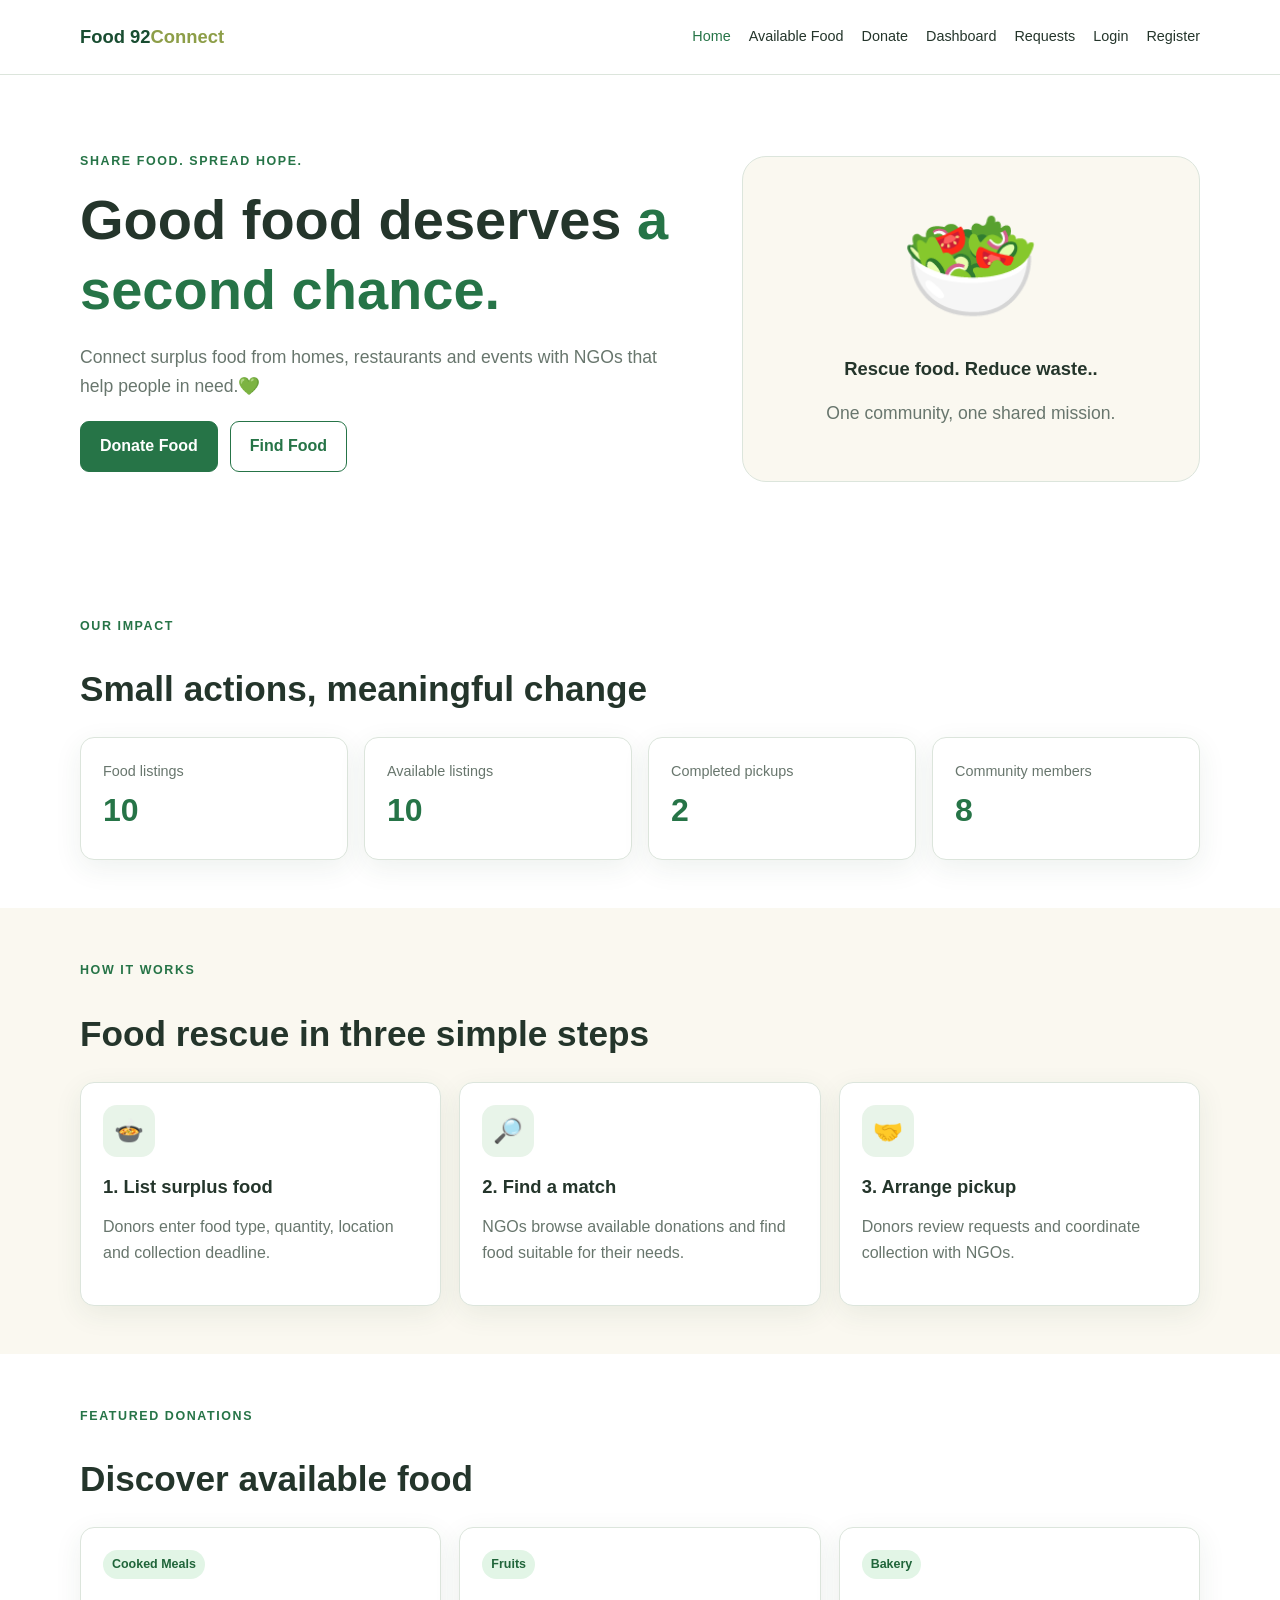
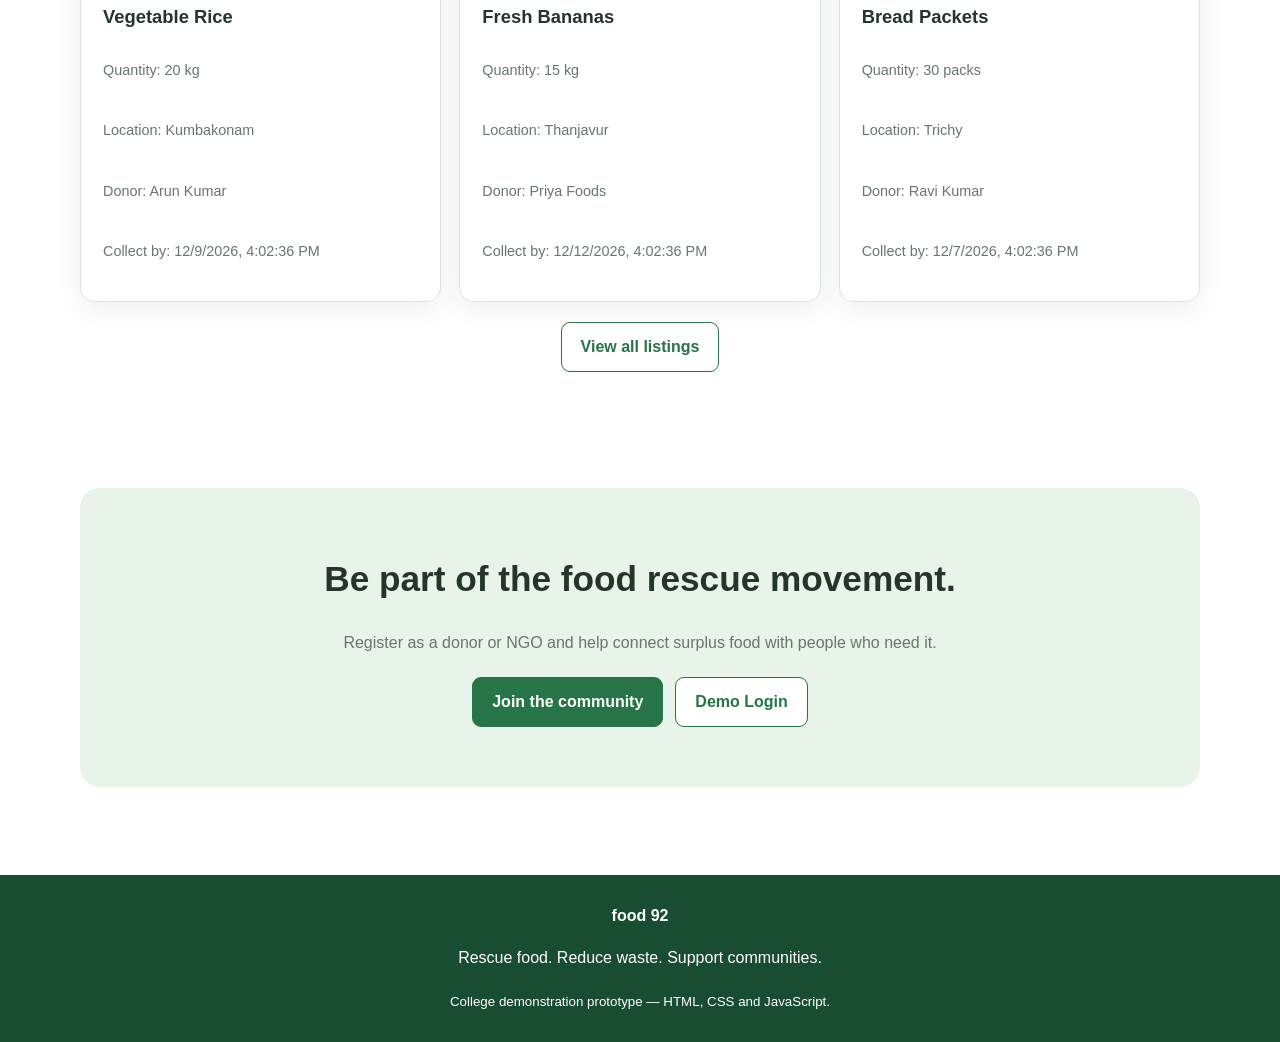
<file: index.html>
<!DOCTYPE html>
<html lang="en">
<head>
  <meta charset="UTF-8"><meta name="viewport" content="width=device-width, initial-scale=1">
  <title>food rescue connect| Home</title><link rel="stylesheet" href="css/style.css">
  <script defer src="js/storage.js"></script><script defer src="js/common.js"></script><script defer src="js/donations.js"></script>
</head>
<body>
<header id="site-header">
<div class="container nav-inner">
  <a class="brand" href="index.html">
    <strong>food9</strong>
  </a>
</div>
</header>
<main>
  <section class="hero container">
    <div><span class="eyebrow">SHARE FOOD. SPREAD HOPE.</span><h1>Good food deserves <span class="green">a second chance.</span></h1>
      <p>Connect surplus food from homes, restaurants and events with NGOs that help people in need.💚</p>
      <div class="actions"><a class="btn" href="donate.html">Donate Food</a><a class="btn btn-outline" href="food-listings.html">Find Food</a></div>
    </div>
    <div class="hero-art"><div class="food-emoji">🥗</div><h3>Rescue food. Reduce waste..</h3><p>One community, one shared mission.</p></div>
  </section>
  <section class="container section"><div class="section-heading"><span class="eyebrow">OUR IMPACT</span><h2>Small actions, meaningful change</h2></div>
    <div class="stats-grid">
      <article class="stat-card"><span>Food listings</span><strong id="home-donations">0</strong></article>
      <article class="stat-card"><span>Available listings</span><strong id="home-available">0</strong></article>
      <article class="stat-card"><span>Completed pickups</span><strong id="home-completed">0</strong></article>
      <article class="stat-card"><span>Community members</span><strong id="home-users">0</strong></article>
    </div>
  </section>
  <section class="section soft-bg"><div class="container"><div class="section-heading"><span class="eyebrow">HOW IT WORKS</span><h2>Food rescue in three simple steps</h2></div>
    <div class="card-grid three">
      <article class="card"><div class="icon-circle">🍲</div><h3>1. List surplus food</h3><p>Donors enter food type, quantity, location and collection deadline.</p></article>
      <article class="card"><div class="icon-circle">🔎</div><h3>2. Find a match</h3><p>NGOs browse available donations and find food suitable for their needs.</p></article>
      <article class="card"><div class="icon-circle">🤝</div><h3>3. Arrange pickup</h3><p>Donors review requests and coordinate collection with NGOs.</p></article>
    </div>
  </div></section>
  <section class="container section"><div class="section-heading"><span class="eyebrow">FEATURED DONATIONS</span><h2>Discover available food</h2></div>
    <div id="featured-food" class="card-grid three"></div><div class="center actions"><a class="btn btn-outline" href="food-listings.html">View all listings</a></div>
  </section>
  <section class="container section"><div class="cta"><h2>Be part of the food rescue movement.</h2><p>Register as a donor or NGO and help connect surplus food with people who need it.</p>
    <div class="actions center"><a class="btn" href="register.html">Join the community</a><a class="btn btn-outline" href="login.html">Demo Login</a></div>
  </div></section>
</main><footer id="site-footer"></footer>
</body></html>
</file>
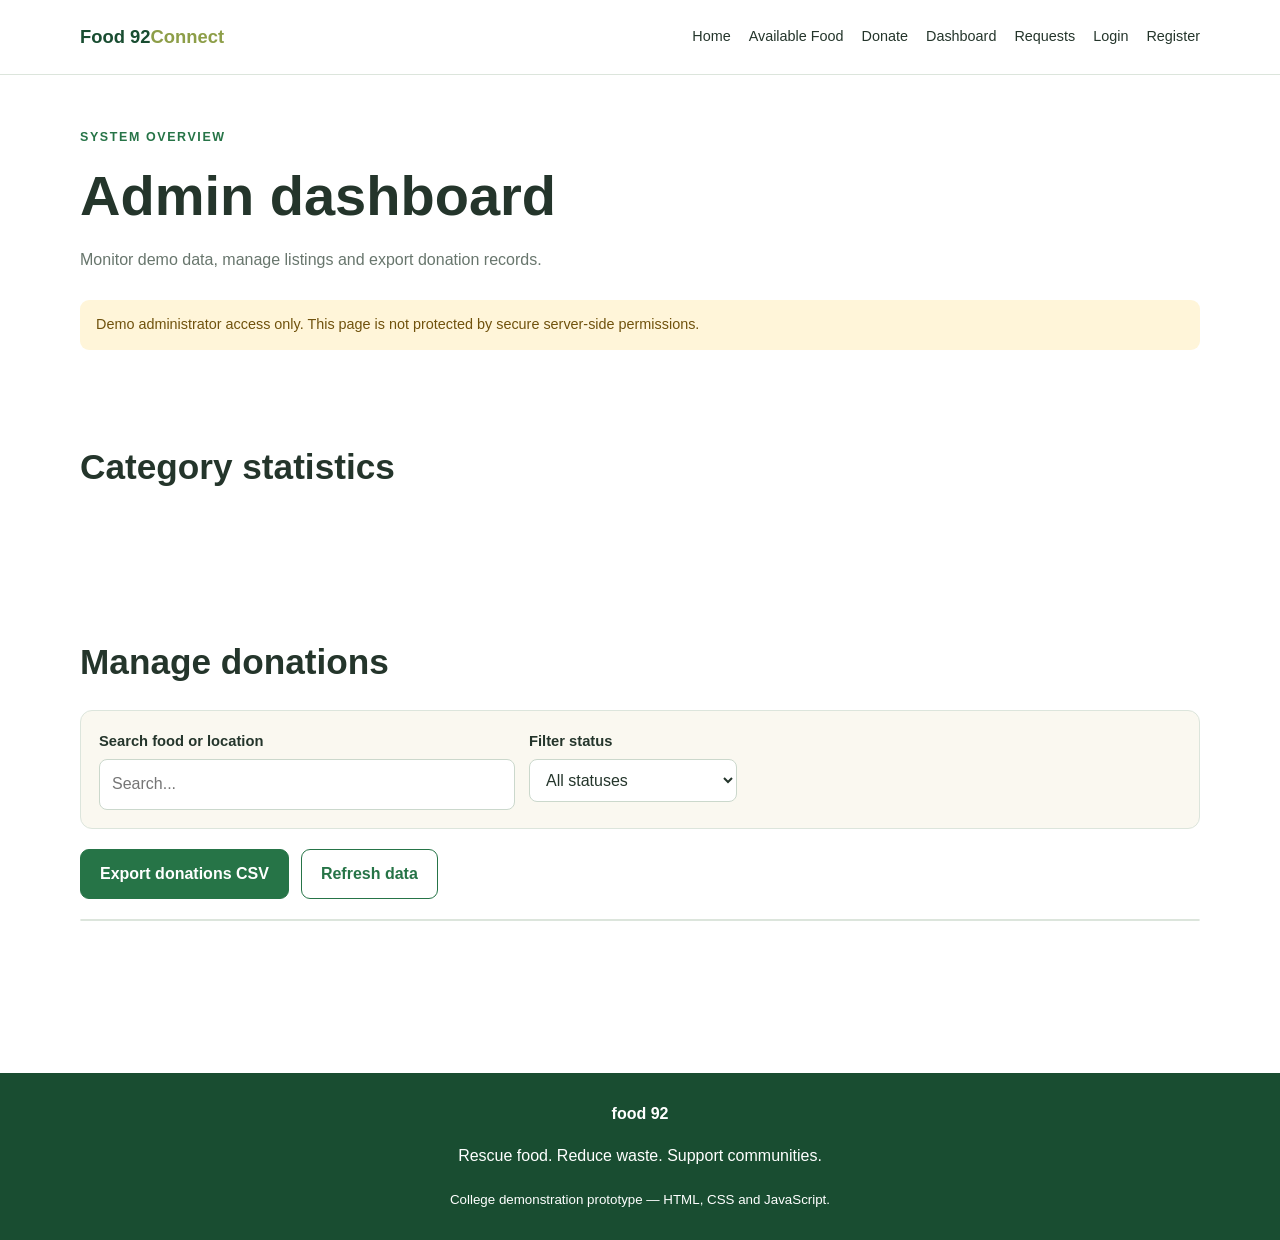
<file: admin.html>
<!DOCTYPE html>
<html lang="en"><head><meta charset="UTF-8"><meta name="viewport" content="width=device-width, initial-scale=1">
<title>Admin Dashboard | Food Rescue Connect</title><link rel="stylesheet" href="css/style.css">
<script defer src="js/storage.js"></script><script defer src="js/common.js"></script><script defer src="js/admin.js"></script></head>
<body><header id="site-header"></header><main class="container section"><div class="section-heading"><span class="eyebrow">SYSTEM OVERVIEW</span><h1>Admin dashboard</h1><p>Monitor demo data, manage listings and export donation records.</p></div>
<div class="notice">Demo administrator access only. This page is not protected by secure server-side permissions.</div>
<div id="admin-stats" class="stats-grid"></div><section class="section"><div class="section-heading"><h2>Category statistics</h2></div><div id="category-stats" class="card-grid three"></div></section>
<section class="section"><div class="section-heading"><h2>Manage donations</h2></div><div class="filters"><div><label for="admin-search">Search food or location</label><input id="admin-search" placeholder="Search..."></div><div><label for="admin-status">Filter status</label><select id="admin-status"><option value="">All statuses</option><option>Available</option><option>Requested</option><option>Reserved</option><option>Completed</option><option>Expired</option></select></div></div>
<div class="actions"><button class="btn" id="export-csv" type="button">Export donations CSV</button><button class="btn btn-outline" id="refresh-admin" type="button">Refresh data</button></div>
<div id="admin-donations" class="table-wrap"></div></section><p id="admin-message" class="form-message" role="status"></p></main><footer id="site-footer"></footer></body></html>
</file>
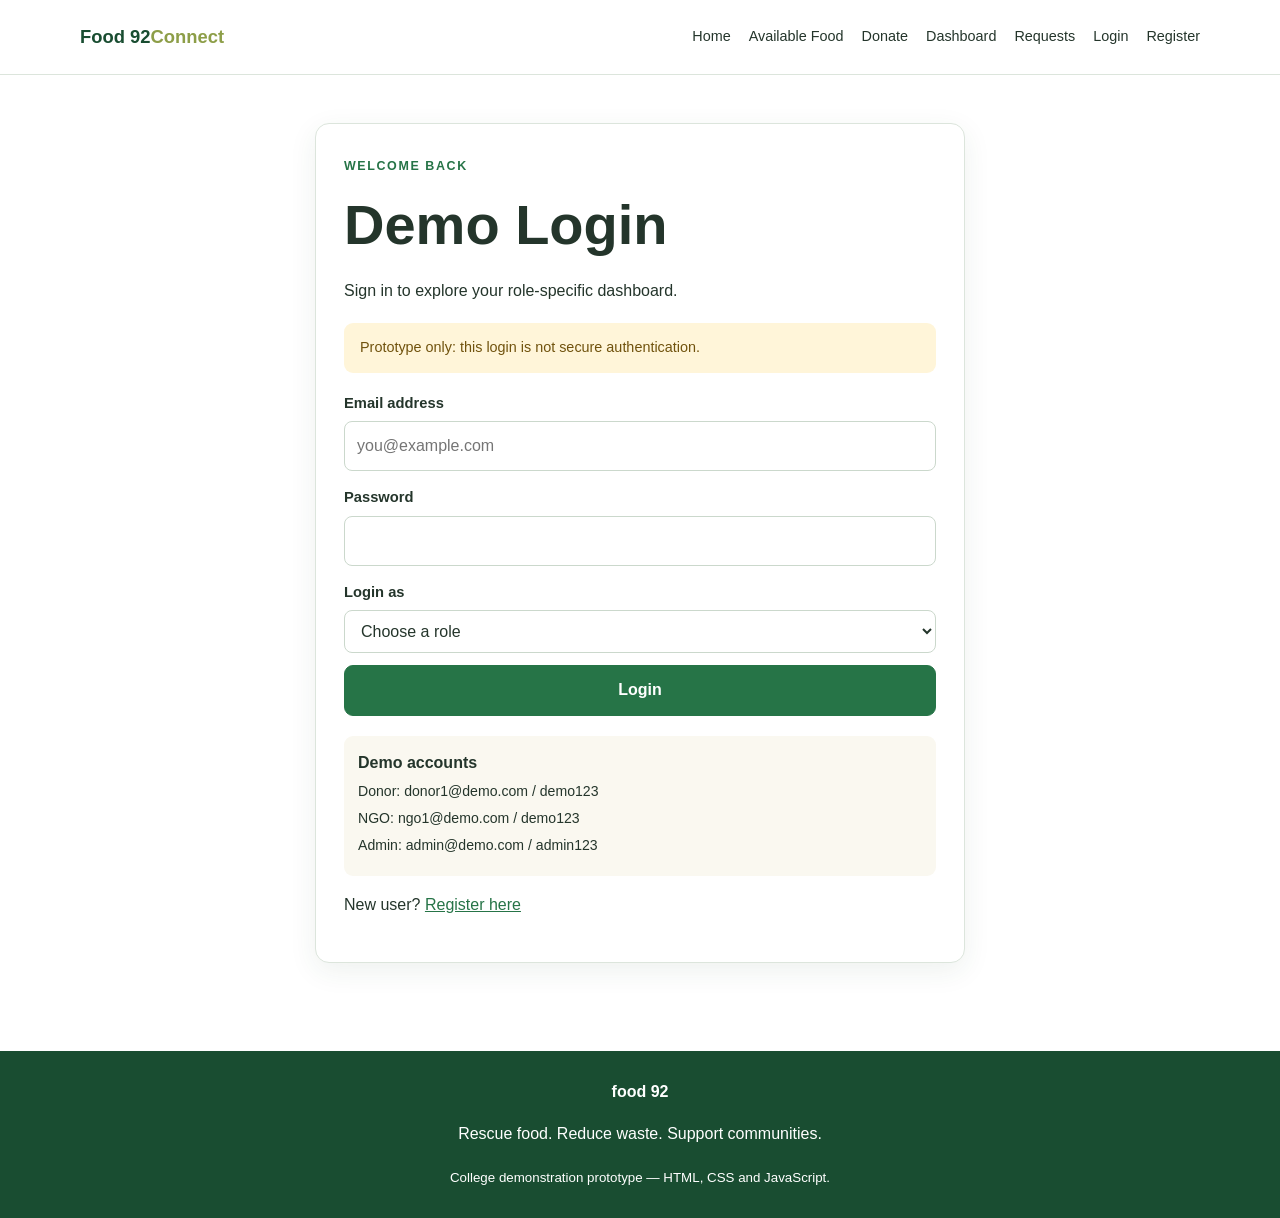
<file: dashboard.html>
<!DOCTYPE html>
<html lang="en"><head><meta charset="UTF-8"><meta name="viewport" content="width=device-width, initial-scale=1">
<title>Dashboard | Food Rescue Connect</title><link rel="stylesheet" href="css/style.css">
<script defer src="js/storage.js"></script><script defer src="js/common.js"></script><script defer src="js/dashboard.js"></script></head>
<body><header id="site-header"></header><main class="container section"><div class="section-heading"><span class="eyebrow">YOUR WORKSPACE</span><h1 id="dashboard-title">Dashboard</h1><p id="dashboard-welcome"></p></div>
<div id="dashboard-stats" class="stats-grid"></div><section class="section"><div class="section-heading"><h2>Recent activity</h2></div><div id="dashboard-activity" class="table-wrap"></div></section>
<div class="actions"><a class="btn" href="donate.html">Donate Food</a><a class="btn btn-outline" href="food-listings.html">Browse Food</a><a class="btn btn-outline" href="requests.html">Manage Requests</a></div><p id="dashboard-message" class="form-message" role="status"></p></main><footer id="site-footer"></footer></body></html>
</file>
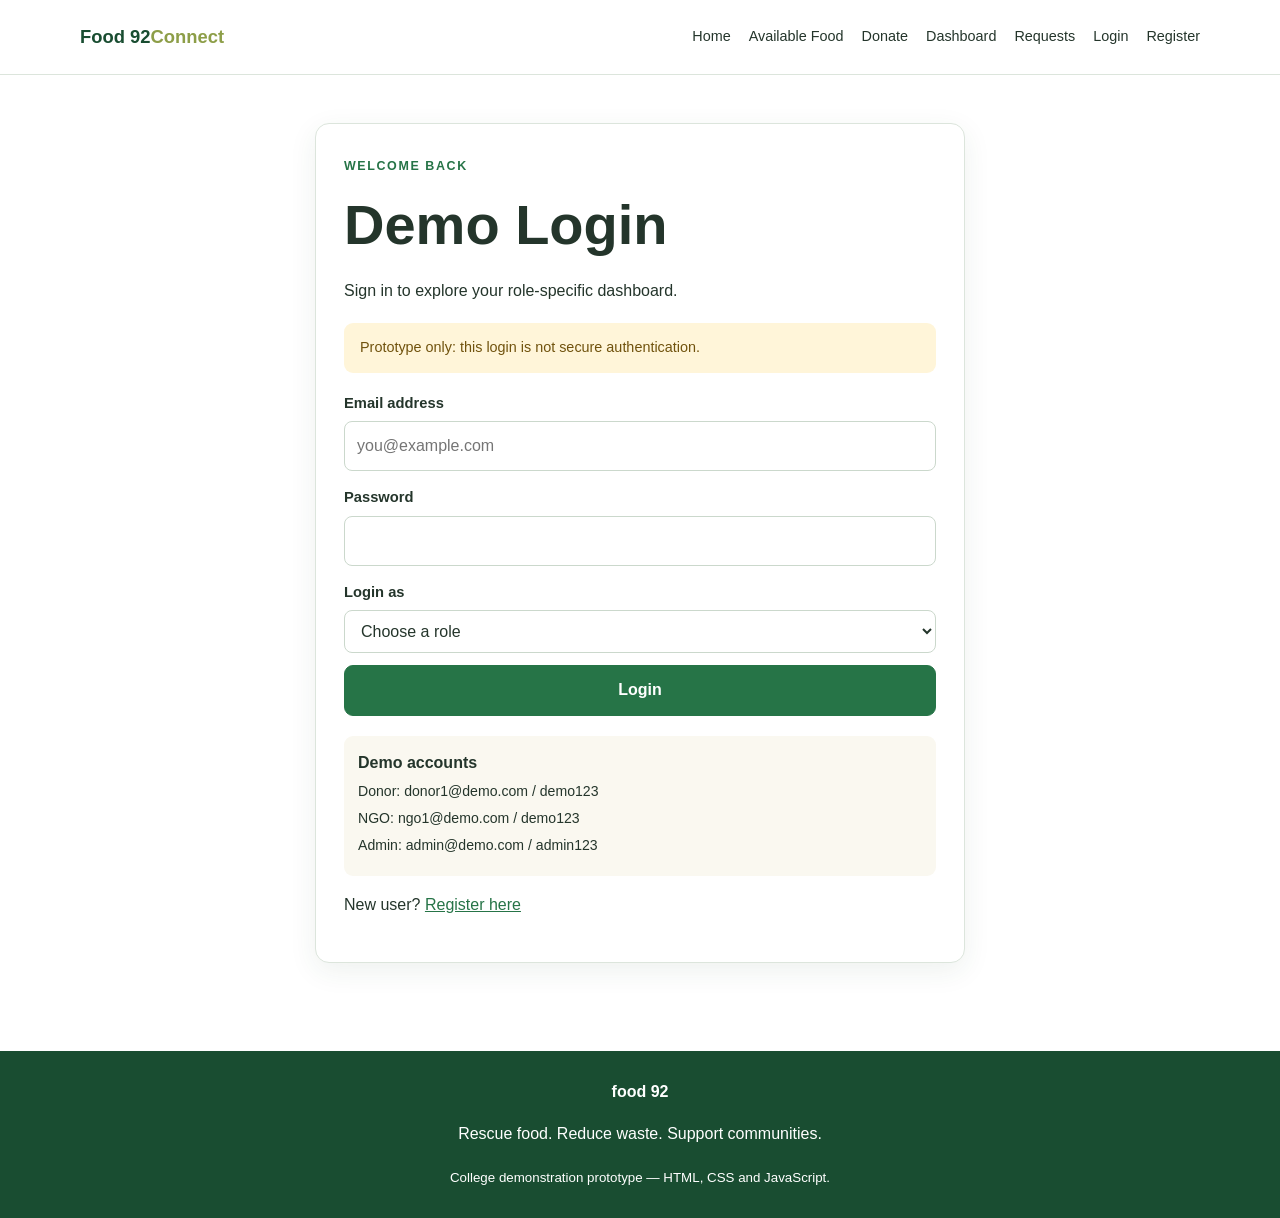
<file: donate.html>
<!DOCTYPE html>
<html lang="en"><head><meta charset="UTF-8"><meta name="viewport" content="width=device-width, initial-scale=1">
<title>Donate Food | Food Rescue Connect</title><link rel="stylesheet" href="css/style.css">
<script defer src="js/storage.js"></script><script defer src="js/common.js"></script><script defer src="js/donations.js"></script></head>
<body><header id="site-header"></header><main class="container section"><div class="section-heading"><span class="eyebrow">MAKE A DIFFERENCE</span><h1>List a food donation</h1><p>Provide accurate details so an NGO can assess and collect the food safely.</p></div>
<div class="form-card"><form id="donation-form"><div class="form-grid">
<div><label for="food-name">Food name</label><input id="food-name" required maxlength="100" placeholder="e.g. Vegetable rice"></div>
<div><label for="food-category">Category</label><select id="food-category" required><option value="">Choose category</option><option>Cooked Meals</option><option>Vegetables</option><option>Fruits</option><option>Bakery</option><option>Packaged Food</option><option>Dairy</option><option>Other</option></select></div>
<div><label for="food-quantity">Quantity</label><input id="food-quantity" type="number" min="0.1" step="0.1" required></div>
<div><label for="food-unit">Unit</label><select id="food-unit"><option value="kg">Kilograms</option><option value="meals">Meals</option><option value="packs">Packs</option><option value="boxes">Boxes</option></select></div>
<div><label for="food-prepared">Preparation date and time</label><input id="food-prepared" type="datetime-local" required></div>
<div><label for="food-deadline">Collection deadline</label><input id="food-deadline" type="datetime-local" required></div>
<div><label for="food-location">Pickup location</label><input id="food-location" required maxlength="150"></div>
<div><label for="food-donor">Donor name</label><input id="food-donor" required maxlength="80"></div>
<div><label for="food-storage">Storage instructions</label><input id="food-storage" required maxlength="200" placeholder="e.g. Keep refrigerated"></div>
<div><label for="food-packaging">Packaging information</label><input id="food-packaging" required maxlength="200" placeholder="e.g. Sealed containers"></div>
</div><label for="food-image">Optional food image preview (not uploaded)</label><input id="food-image" type="file" accept="image/*">
<img id="food-preview" class="image-preview hidden" alt="Selected food preview"><p class="muted">Image is previewed only and is not saved to a server.</p>
<button class="btn" type="submit">Publish Donation</button><p id="donation-message" class="form-message" role="status"></p></form></div></main><footer id="site-footer"></footer></body></html>
</file>
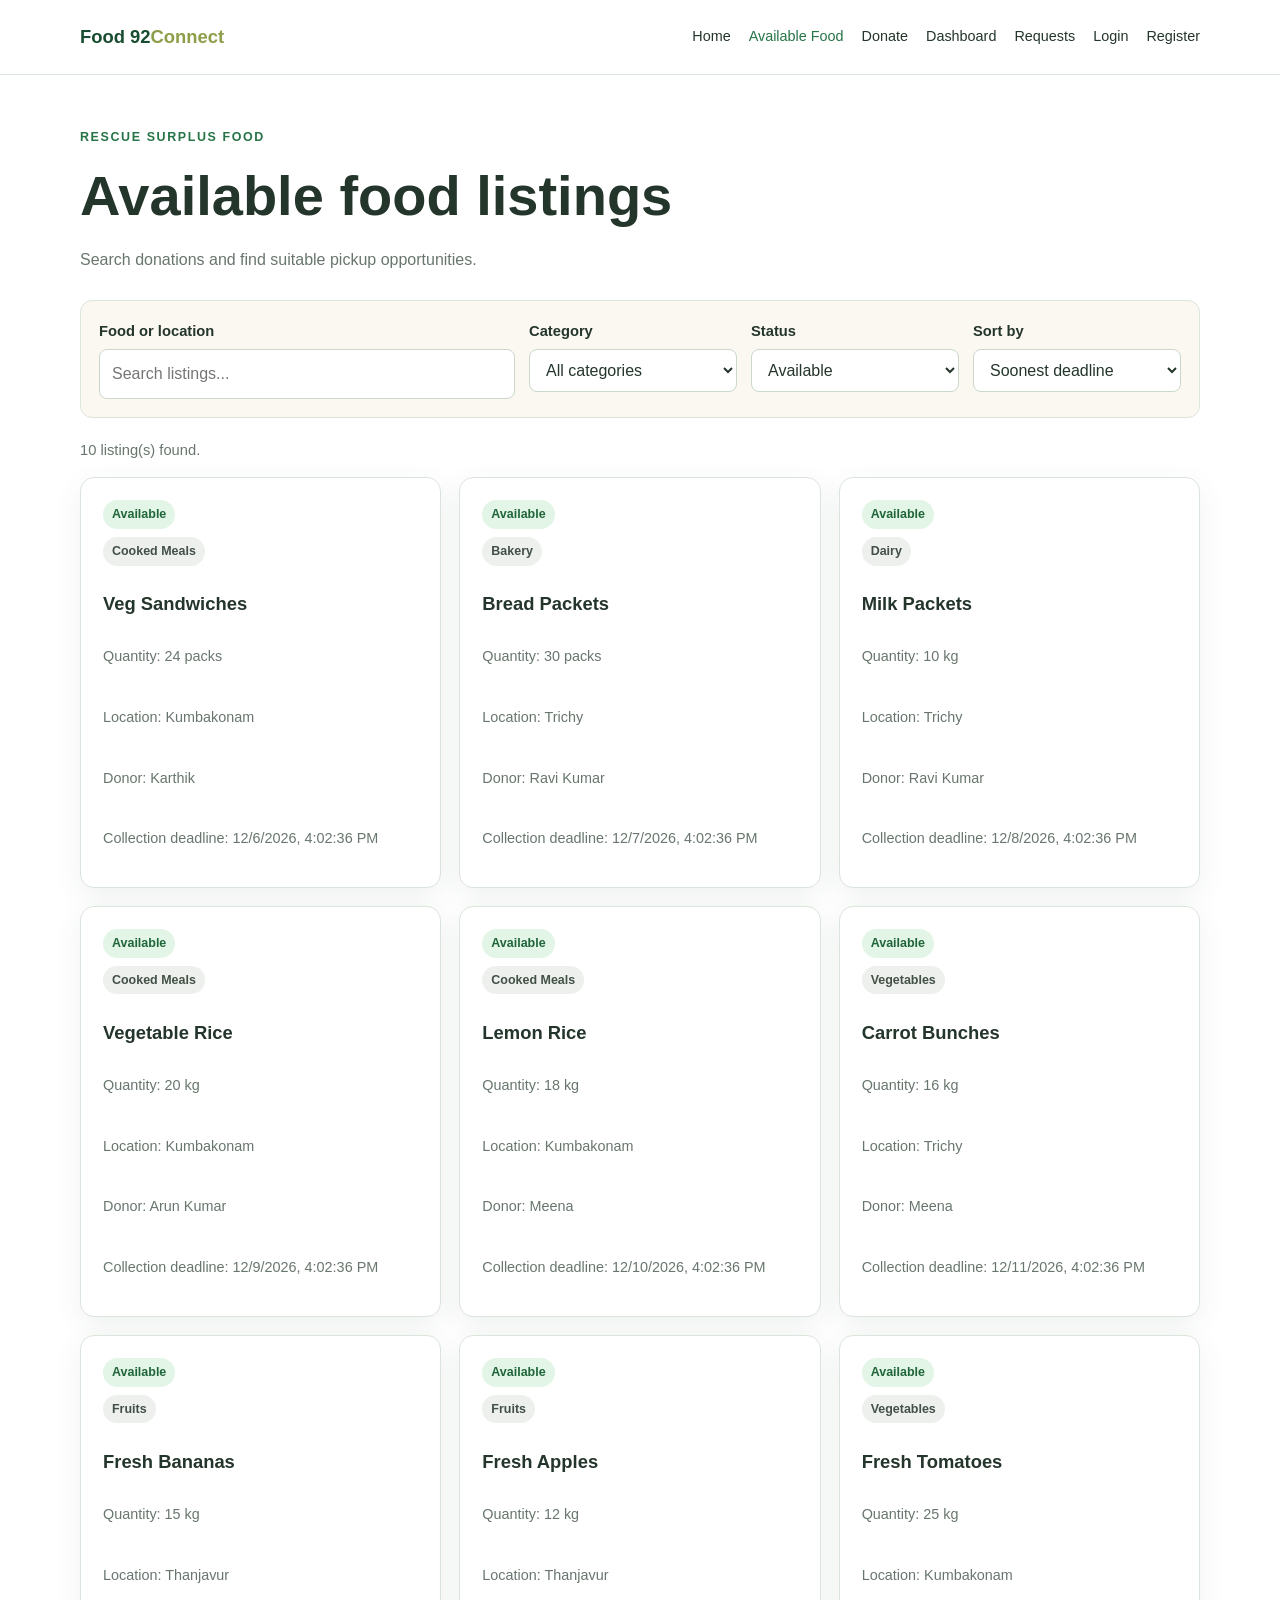
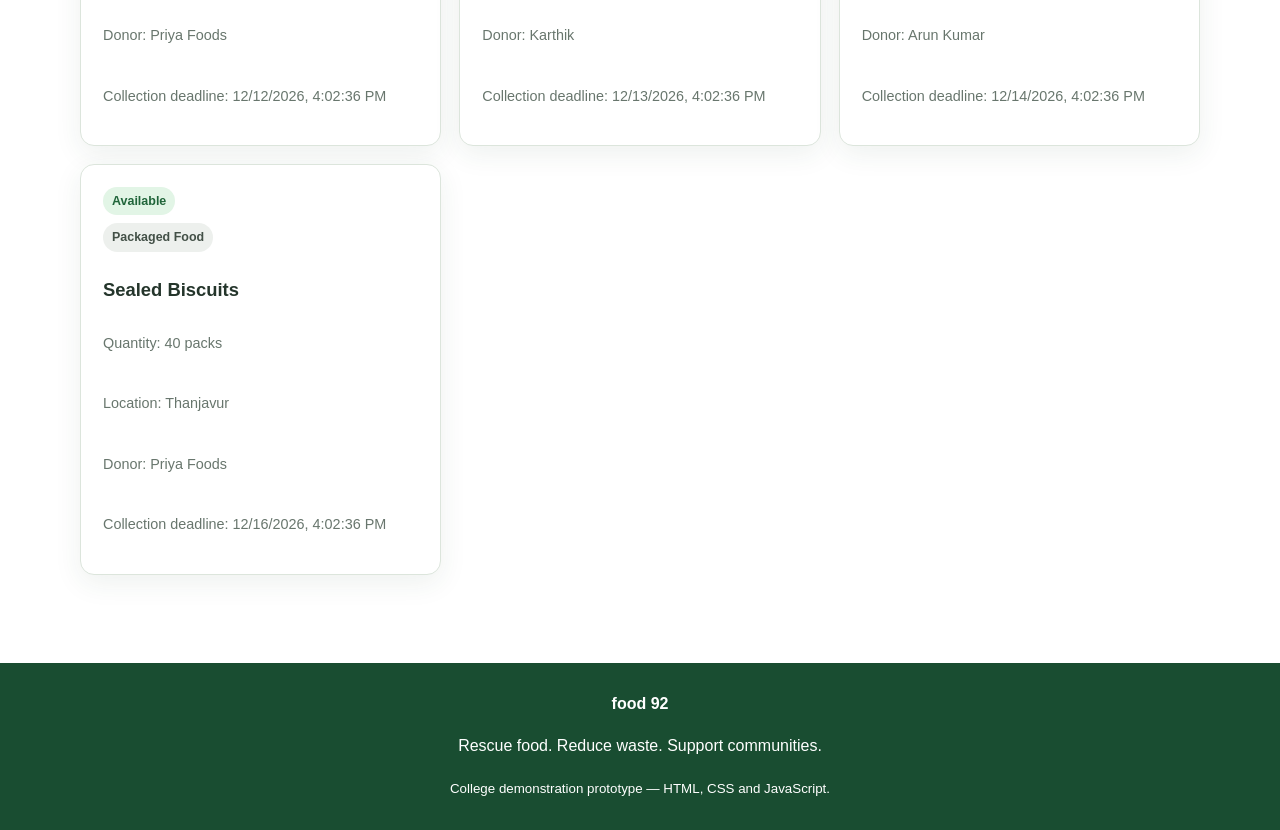
<file: food-listings.html>
<!DOCTYPE html>
<html lang="en"><head><meta charset="UTF-8"><meta name="viewport" content="width=device-width, initial-scale=1">
<title>Available Food | Food Rescue Connect</title><link rel="stylesheet" href="css/style.css">
<script defer src="js/storage.js"></script><script defer src="js/common.js"></script><script defer src="js/requests.js"></script><script defer src="js/matching.js"></script></head>
<body><header id="site-header"></header><main class="container section"><div class="section-heading"><span class="eyebrow">RESCUE SURPLUS FOOD</span><h1>Available food listings</h1><p>Search donations and find suitable pickup opportunities.</p></div>
<div class="filters"><div><label for="search-food">Food or location</label><input id="search-food" placeholder="Search listings..."></div>
<div><label for="filter-category">Category</label><select id="filter-category"><option value="">All categories</option><option>Cooked Meals</option><option>Vegetables</option><option>Fruits</option><option>Bakery</option><option>Packaged Food</option><option>Dairy</option><option>Other</option></select></div>
<div><label for="filter-status">Status</label><select id="filter-status"><option value="Available">Available</option><option value="">All statuses</option><option>Requested</option><option>Reserved</option><option>Completed</option><option>Expired</option></select></div>
<div><label for="sort-deadline">Sort by</label><select id="sort-deadline"><option value="asc">Soonest deadline</option><option value="desc">Latest deadline</option></select></div></div>
<p id="listing-summary" class="muted"></p><div id="food-list" class="card-grid three"></div><p id="listing-empty" class="empty-state hidden">No listings match your search. Try another keyword or filter.</p></main><footer id="site-footer"></footer></body></html>
</file>
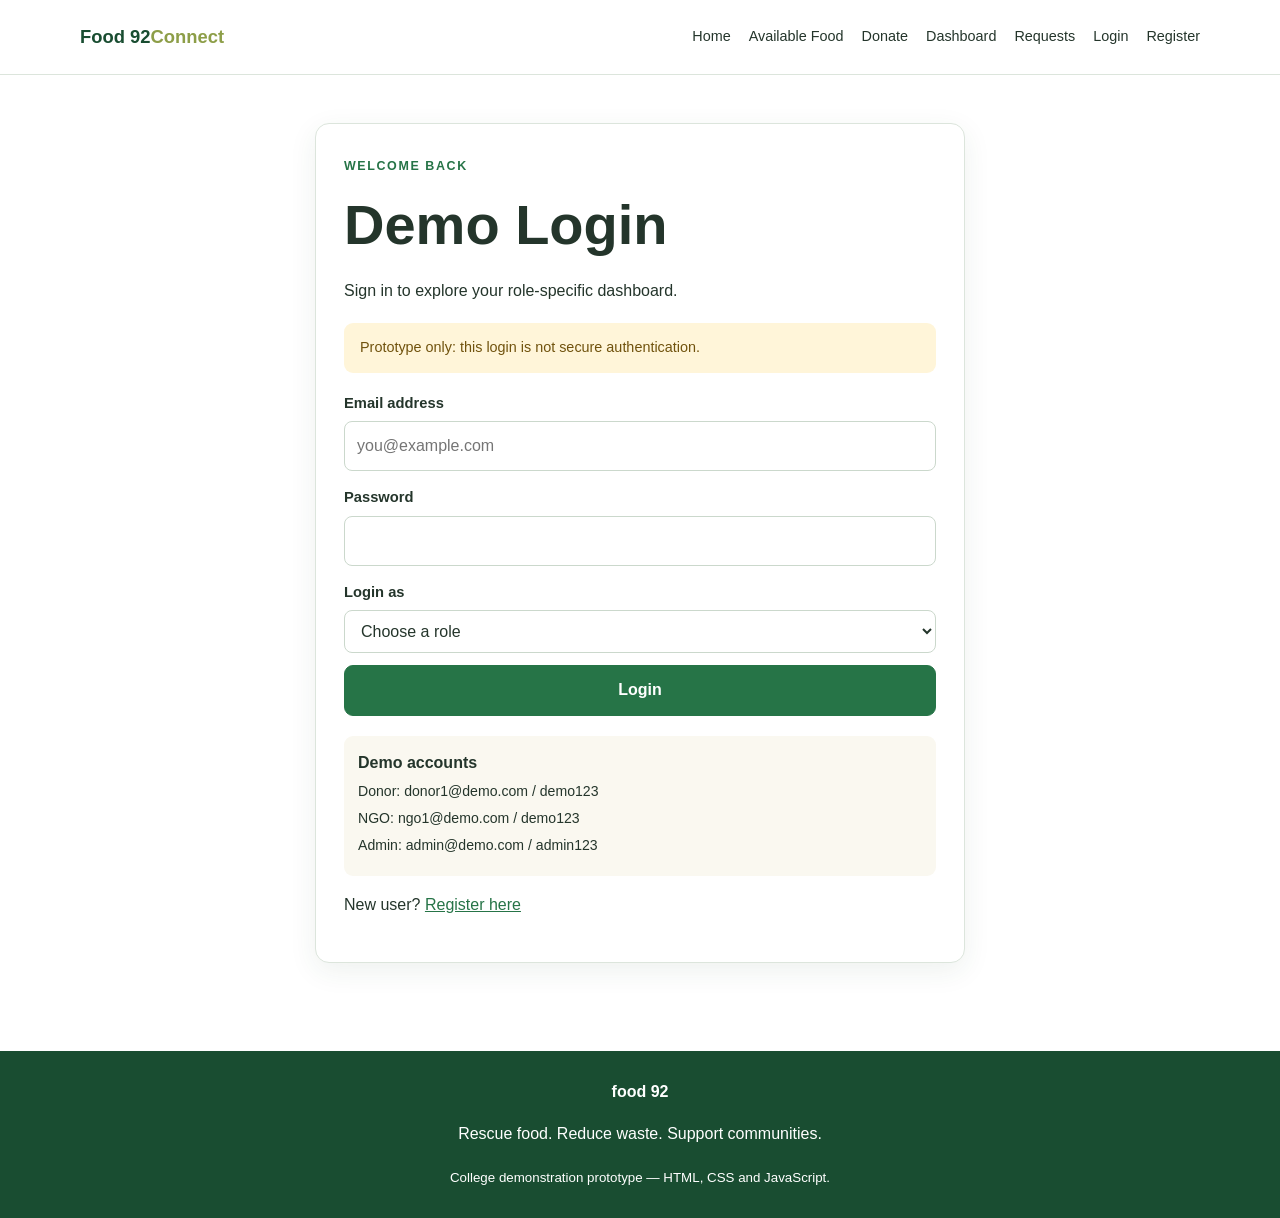
<file: login.html>
<!DOCTYPE html>
<html lang="en"><head><meta charset="UTF-8"><meta name="viewport" content="width=device-width, initial-scale=1">
<title>Demo Login | Food Rescue Connect</title><link rel="stylesheet" href="css/style.css">
<script defer src="js/storage.js"></script><script defer src="js/common.js"></script><script defer src="js/auth.js"></script></head>
<body><header id="site-header"></header><main class="container section narrow"><div class="form-card">
<span class="eyebrow">WELCOME BACK</span><h1>Demo Login</h1><p>Sign in to explore your role-specific dashboard.</p>
<div class="notice">Prototype only: this login is not secure authentication.</div>
<form id="login-form"><label for="login-email">Email address</label><input id="login-email" type="email" required placeholder="you@example.com">
<label for="login-password">Password</label><input id="login-password" type="password" required>
<label for="login-role">Login as</label><select id="login-role" required><option value="">Choose a role</option><option>Donor</option><option>NGO</option><option>Admin</option></select>
<button class="btn full" type="submit">Login</button><p id="login-message" class="form-message" role="status"></p></form>
<div class="demo-credentials"><strong>Demo accounts</strong><p>Donor: donor1@demo.com / demo123</p><p>NGO: ngo1@demo.com / demo123</p><p>Admin: admin@demo.com / admin123</p></div>
<p>New user? <a href="register.html">Register here</a></p></div></main><footer id="site-footer"></footer></body></html>
</file>
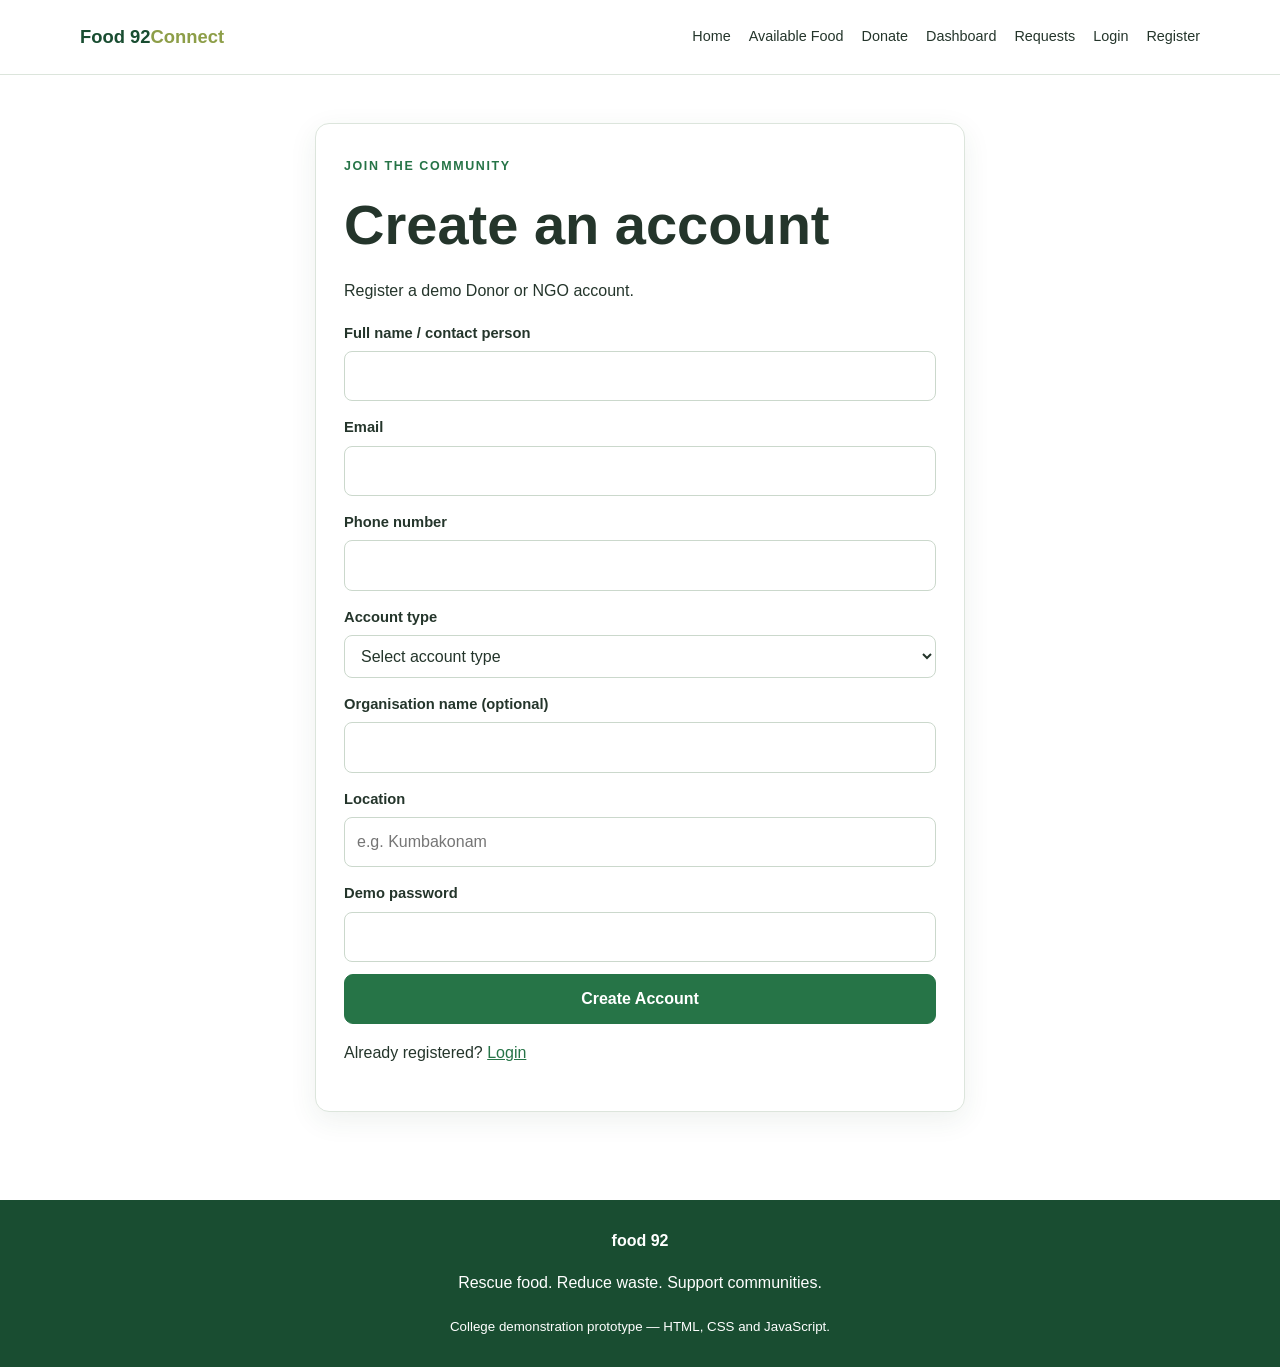
<file: register.html>
<!DOCTYPE html>
<html lang="en"><head><meta charset="UTF-8"><meta name="viewport" content="width=device-width, initial-scale=1">
<title>Register | Food Rescue Connect</title><link rel="stylesheet" href="css/style.css">
<script defer src="js/storage.js"></script><script defer src="js/common.js"></script><script defer src="js/auth.js"></script></head>
<body><header id="site-header"></header><main class="container section narrow"><div class="form-card">
<span class="eyebrow">JOIN THE COMMUNITY</span><h1>Create an account</h1><p>Register a demo Donor or NGO account.</p>
<form id="register-form"><label for="reg-name">Full name / contact person</label><input id="reg-name" required minlength="2" maxlength="80">
<label for="reg-email">Email</label><input id="reg-email" type="email" required>
<label for="reg-phone">Phone number</label><input id="reg-phone" type="tel" pattern="[0-9+() -]{7,20}" required>
<label for="reg-role">Account type</label><select id="reg-role" required><option value="">Select account type</option><option>Donor</option><option>NGO</option></select>
<label for="reg-organisation">Organisation name (optional)</label><input id="reg-organisation" maxlength="100">
<label for="reg-location">Location</label><input id="reg-location" required maxlength="120" placeholder="e.g. Kumbakonam">
<label for="reg-password">Demo password</label><input id="reg-password" type="password" minlength="6" required>
<button class="btn full" type="submit">Create Account</button><p id="register-message" class="form-message" role="status"></p></form>
<p>Already registered? <a href="login.html">Login</a></p></div></main><footer id="site-footer"></footer></body></html>
</file>
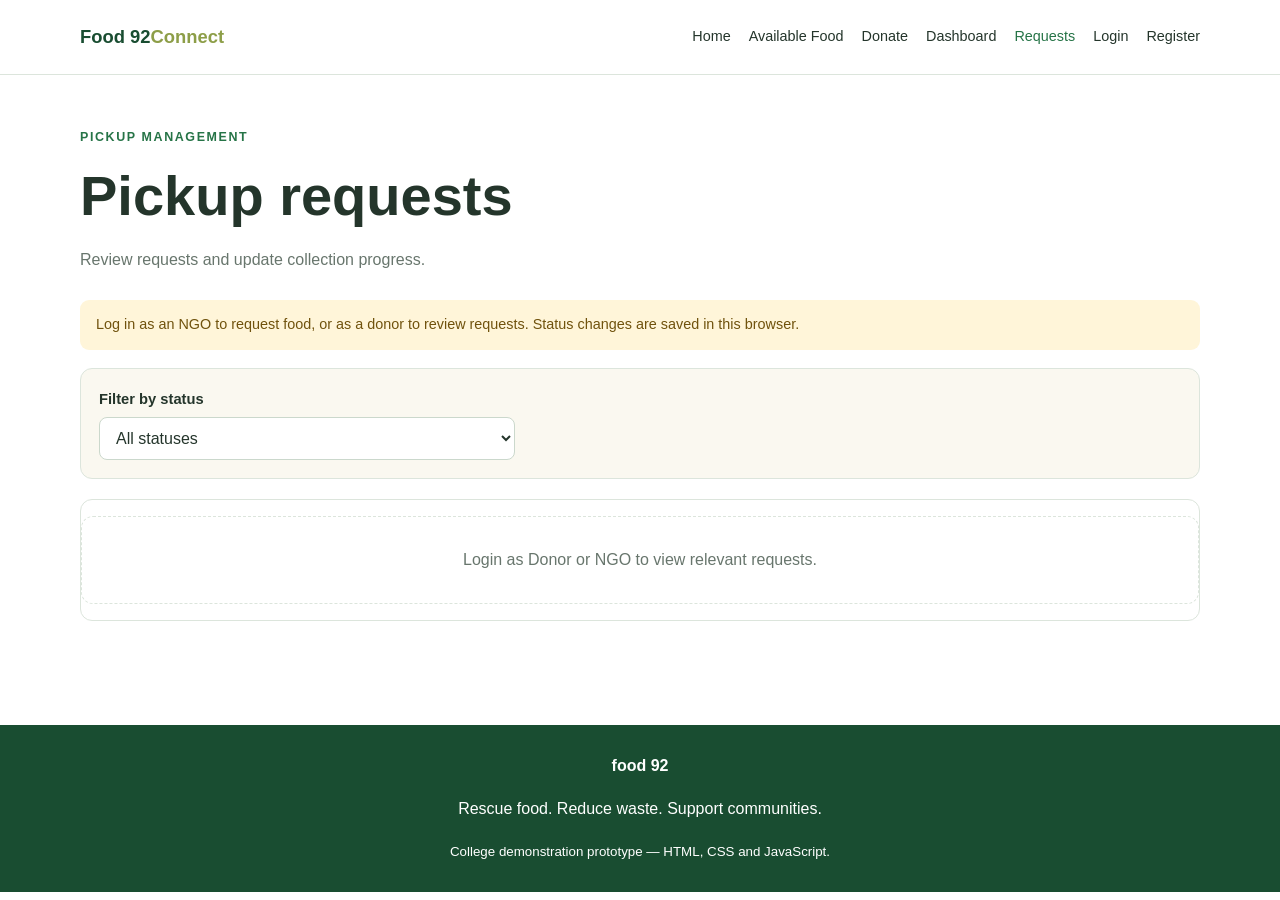
<file: requests.html>
<!DOCTYPE html>
<html lang="en"><head><meta charset="UTF-8"><meta name="viewport" content="width=device-width, initial-scale=1">
<title>Pickup Requests | Food Rescue Connect</title><link rel="stylesheet" href="css/style.css">
<script defer src="js/storage.js"></script><script defer src="js/common.js"></script><script defer src="js/requests.js"></script></head>
<body><header id="site-header"></header><main class="container section"><div class="section-heading"><span class="eyebrow">PICKUP MANAGEMENT</span><h1>Pickup requests</h1><p>Review requests and update collection progress.</p></div>
<div class="notice">Log in as an NGO to request food, or as a donor to review requests. Status changes are saved in this browser.</div>
<div class="filters"><div><label for="request-filter">Filter by status</label><select id="request-filter"><option value="">All statuses</option><option>Pending</option><option>Accepted</option><option>Rejected</option><option>Picked Up</option><option>Completed</option></select></div></div>
<div id="requests-list" class="table-wrap"></div><p id="requests-empty" class="empty-state hidden">No pickup requests found.</p><p id="requests-message" class="form-message" role="status"></p></main><footer id="site-footer"></footer></body></html>
</file>
<file: css/style.css>
:root{--green:#267447;--green-dark:#194d31;--green-light:#e8f4e9;--cream:#faf8f0;--white:#fff;--text:#24352b;--muted:#68766d;--border:#dce5dc;--danger:#b42318;--shadow:0 8px 28px rgba(32,72,45,.08)}
*{box-sizing:border-box}html{scroll-behavior:smooth}body{margin:0;font-family:Arial,Helvetica,sans-serif;background:var(--white);color:var(--text);line-height:1.65}a{color:var(--green)}button,input,select{font:inherit}a:focus-visible,button:focus-visible,input:focus-visible,select:focus-visible{outline:3px solid #9dcbaa;outline-offset:3px}
.container{width:min(1120px,92%);margin-inline:auto}.section{padding-block:48px}.narrow{max-width:650px}.green{color:var(--green)}.muted{color:var(--muted);font-size:.92rem}.center{text-align:center;justify-content:center}.hidden{display:none!important}
.site-header{background:#fff;border-bottom:1px solid var(--border);position:sticky;top:0;z-index:10}.nav-inner{min-height:74px;display:flex;align-items:center;justify-content:space-between;gap:20px}.brand{text-decoration:none;font-size:1.15rem;font-weight:800;color:var(--green-dark);white-space:nowrap}.brand span{color:#8d9e48}.nav-links{display:flex;gap:18px;align-items:center;flex-wrap:wrap}.nav-links a{text-decoration:none;color:var(--text);font-size:.9rem}.nav-links a:hover,.nav-links a.active{color:var(--green)}.site-footer{padding:28px 0;background:var(--green-dark);color:#fff;text-align:center;margin-top:40px}.site-footer a{color:#dcefdc}
.hero{padding-block:72px;display:grid;grid-template-columns:1.15fr .85fr;gap:42px;align-items:center}.eyebrow{color:var(--green);font-size:.78rem;font-weight:800;letter-spacing:1.6px}h1,h2,h3{line-height:1.25}h1{font-size:clamp(2rem,5vw,3.5rem);margin:12px 0 18px}h2{font-size:clamp(1.5rem,3vw,2.2rem)}h3{font-size:1.15rem}.hero p{max-width:580px;color:var(--muted);font-size:1.1rem}.hero-art{padding:36px 24px;background:var(--cream);border:1px solid var(--border);border-radius:24px;text-align:center}.food-emoji{font-size:7rem;line-height:1.3}
.actions{display:flex;gap:12px;align-items:center;flex-wrap:wrap;margin-block:20px}.btn{display:inline-flex;justify-content:center;align-items:center;border:1px solid var(--green);border-radius:9px;padding:11px 19px;background:var(--green);color:#fff;text-decoration:none;cursor:pointer;font-weight:700}.btn:hover{background:var(--green-dark);color:#fff;transform:translateY(-1px)}.btn-outline{background:#fff;color:var(--green)}.btn-outline:hover{background:var(--green-light);color:var(--green-dark)}.btn-danger{background:var(--danger);border-color:var(--danger)}.btn-small{padding:6px 10px;font-size:.82rem;margin:3px}button:disabled{opacity:.5;cursor:not-allowed;transform:none}.full{width:100%;margin-top:12px}
.section-heading{margin-bottom:26px}.section-heading h1,.section-heading h2{margin-bottom:8px}.section-heading p{color:var(--muted)}.soft-bg{background:var(--cream)}.stats-grid{display:grid;grid-template-columns:repeat(4,minmax(0,1fr));gap:16px}.stat-card,.card,.form-card{background:#fff;border:1px solid var(--border);border-radius:14px;box-shadow:var(--shadow)}.stat-card{padding:22px}.stat-card span{display:block;color:var(--muted);font-size:.9rem}.stat-card strong{display:block;font-size:2rem;color:var(--green);overflow-wrap:anywhere}.card-grid{display:grid;grid-template-columns:repeat(2,minmax(0,1fr));gap:18px}.card-grid.three{grid-template-columns:repeat(3,minmax(0,1fr))}.card{padding:22px}.card h3{margin-bottom:8px}.card p{color:var(--muted)}.icon-circle{width:52px;height:52px;display:grid;place-items:center;border-radius:14px;background:var(--green-light);font-size:1.5rem}.food-card{display:flex;flex-direction:column;gap:8px}.food-card .actions{margin-top:auto}.food-meta{font-size:.9rem;color:var(--muted);overflow-wrap:anywhere}.badge{display:inline-block;width:fit-content;padding:4px 9px;border-radius:30px;background:#edf0ed;color:#435047;font-size:.78rem;font-weight:700}.badge-available,.badge-completed,.badge-picked-up,.badge-accepted{background:#e2f5e6;color:#20653a}.badge-pending,.badge-requested{background:#fff0ce;color:#835500}.badge-rejected,.badge-expired{background:#fde8e7;color:#9b2822}.cta{padding:40px 24px;border-radius:20px;text-align:center;background:var(--green-light)}.cta p{color:var(--muted)}
.form-card{padding:28px}label{display:block;margin:14px 0 6px;font-weight:700;font-size:.92rem}input,select{width:100%;min-width:0;padding:11px 12px;border:1px solid #cbd8cc;border-radius:8px;background:#fff;color:var(--text)}input:focus,select:focus{border-color:var(--green)}input[type=file]{margin-block:8px}.form-grid{display:grid;grid-template-columns:repeat(2,minmax(0,1fr));gap:4px 16px}.form-message{color:var(--green);font-weight:600;overflow-wrap:anywhere}.form-message.error{color:var(--danger)}.notice{padding:13px 16px;margin:18px 0;border-radius:9px;background:#fff5d9;color:#70520d;font-size:.9rem}.demo-credentials{background:var(--cream);padding:14px;border-radius:9px;margin-top:20px}.demo-credentials p{margin:4px 0;font-size:.88rem;overflow-wrap:anywhere}
.filters{display:grid;grid-template-columns:2fr 1fr 1fr 1fr;gap:14px;padding:18px;background:var(--cream);border:1px solid var(--border);border-radius:12px;margin-bottom:20px}.filters label{margin-top:0}.table-wrap{width:100%;overflow-x:auto;border:1px solid var(--border);border-radius:12px;margin-top:16px}table{width:100%;border-collapse:collapse;background:#fff;min-width:680px}th,td{padding:12px 14px;border-bottom:1px solid var(--border);text-align:left}th{background:var(--cream);font-size:.87rem}td{font-size:.9rem}.empty-state{padding:30px;border:1px dashed var(--border);border-radius:12px;text-align:center;color:var(--muted)}.image-preview{display:block;max-width:240px;max-height:180px;object-fit:cover;border-radius:10px;margin-block:12px}
@media(max-width:850px){.hero{grid-template-columns:1fr;padding-block:42px}.stats-grid{grid-template-columns:repeat(2,minmax(0,1fr))}.card-grid.three{grid-template-columns:repeat(2,minmax(0,1fr))}.filters{grid-template-columns:repeat(2,minmax(0,1fr))}.nav-inner{padding-block:12px;align-items:flex-start;flex-direction:column}.nav-links{gap:12px}}
@media(max-width:560px){.card-grid,.card-grid.three,.form-grid,.filters{grid-template-columns:1fr}.form-card{padding:20px 16px}.stat-card{padding:16px}.stat-card strong{font-size:1.6rem}.food-emoji{font-size:5rem}.section{padding-block:32px}}
</file>
